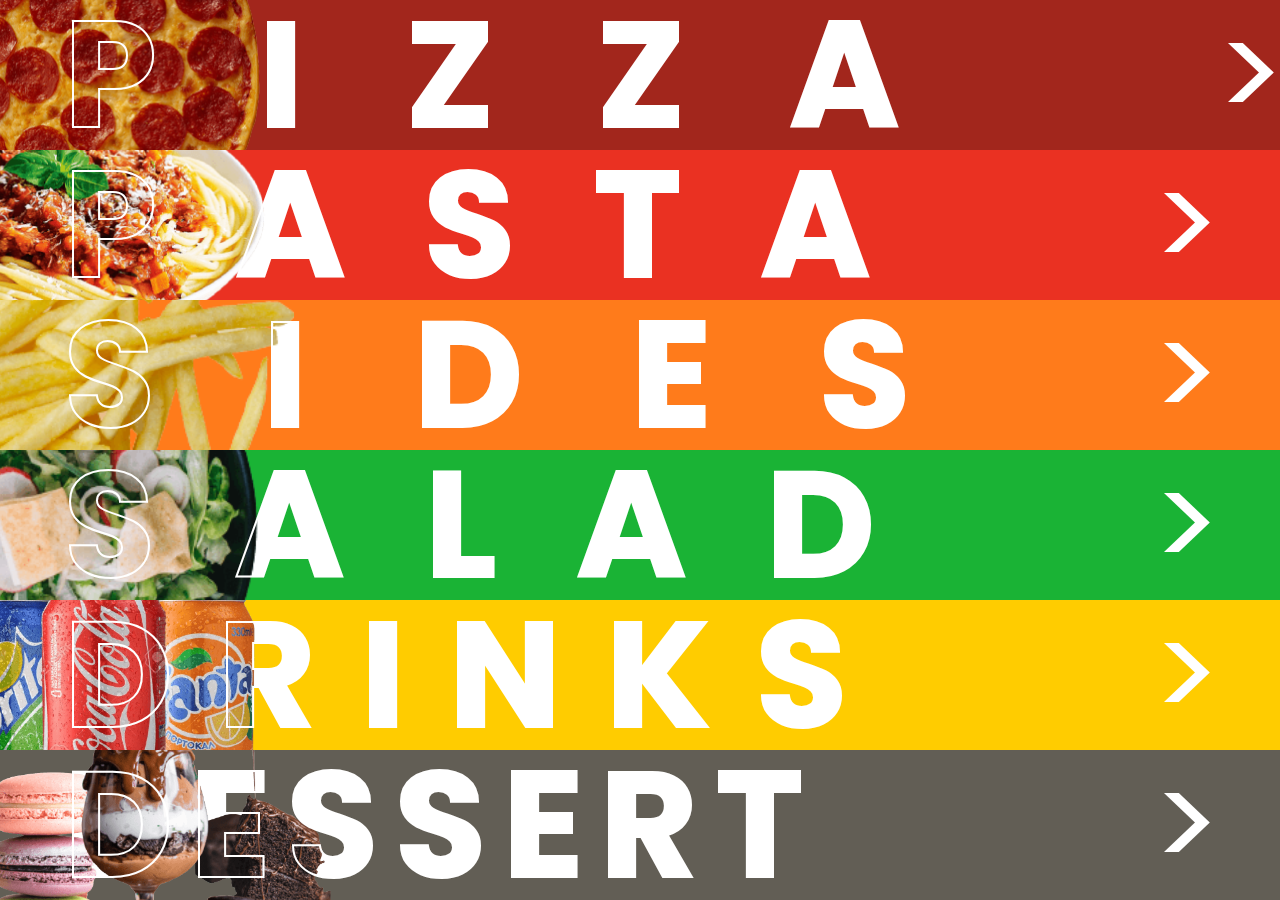
<file: websiteTemplates/foodMenu/index.html>
<!DOCTYPE html>
<html lang="en">
<head>
    <meta charset="UTF-8">
    <meta http-equiv="X-UA-Compatible" content="IE=edge">
    <meta name="viewport" content="width=device-width, initial-scale=1.0">
    <title>Diggu . Food Menu</title>
    <link rel="icon" href="../../assets/dgIcon.png" type="image/icon type">
    <link rel="stylesheet" href="./main.css">
    <script src="./main.js" defer></script>
</head>
<body>
    <div class="navContainer">
        <div class="pizza navItem">
            <h1>PIZZA</h1>
            <img src="./assets/pizza/pepperoni.png">
            <h1 class="stroke">PIZZA</h1>
            <div class="arrow">></div>
        </div>
        <div class="pasta navItem">
            <h1>PASTA</h1>
            <img src="./assets/pasta/spaghettiBolognese.png">
            <h1 class="stroke">PASTA</h1>
            <div class="arrow">></div>
        </div>
        <div class="side navItem">
            <h1>SIDES</h1>
            <img src="./assets/sides/navFries.png" alt="">
            <h1 class="stroke">SIDES</h1>
            <div class="arrow">></div>
        </div>
        <div class="salad navItem">
            <h1>SALAD</h1>
            <img src="./assets/salads/salad.png">
            <h1 class="stroke">SALAD</h1>
            <div class="arrow">></div>
        </div>
        <div class="drink navItem">
            <h1>DRINKS</h1>
            <img src="./assets/drinks/soda.png">
            <h1 class="stroke">DRINKS</h1>
            <div class="arrow">></div>
        </div>
        <div class="dessert navItem">
            <h1>DESSERT</h1>
            <img src="./assets/desserts/desserts.png">
            <h1 class="stroke">DESSERT</h1>
            <div class="arrow">></div>
        </div>
    </div>
    <div class="menusContainer">
        <div class="pizzaMenu menu"  id="pizzaMenu">
            <a class="button" href="#pizzaMenu"><</a>
            <h1>PIZZA</h1>
            <div class="cardGrid">
                <div class="card">
                    <div class="cardImg">
                        <img src="./assets/pizza/margherita.png" alt="">
                    </div>
                    <div class="cardText">
                        <div class="namePrice">
                            <div class="name">Margherita</div>
                            <div class="price">$12.34</div>
                        </div>
                        <div class="ingredients">dough, marinara sauce, mozzarella cheese, basil.</div>
                    </div>
                </div>
                <div class="card">
                    <div class="cardImg">
                        <img src="./assets/pizza/pepperoni.png" alt="">
                    </div>
                    <div class="cardText">
                        <div class="namePrice">
                            <div class="name">pepperoni pizza</div>
                            <div class="price">$12.34</div>
                        </div>
                        <div class="ingredients">dough, marinara sauce, mozzarella cheese, pepperoni, basil.</div>
                    </div>
                </div>
                <div class="card">
                    <div class="cardImg">
                        <img src="./assets/pizza/veggie.png" alt="">
                    </div>
                    <div class="cardText">
                        <div class="namePrice">
                            <div class="name">veggie pizza</div>
                            <div class="price">$12.34</div>
                        </div>
                        <div class="ingredients">dough, marinara sauce, mozzarella cheese, olives, mushrooms, bell-peppers, onions.</div>
                    </div>
                </div>
                <div class="card">
                    <div class="cardImg">
                        <img src="./assets/pizza/meatLovers.png" alt="">
                    </div>
                    <div class="cardText">
                        <div class="namePrice">
                            <div class="name">meat lovers pizza</div>
                            <div class="price">$12.34</div>
                        </div>
                        <div class="ingredients">dough, marinara sauce, mozzarella cheese, pepperoni, sausages.</div>
                    </div>
                </div>
                <div class="card">
                    <div class="cardImg">
                        <img src="./assets/pizza/hawaiian.png" alt="">
                    </div>
                    <div class="cardText">
                        <div class="namePrice">
                            <div class="name">hawaiian pizza</div>
                            <div class="price">$12.34</div>
                        </div>
                        <div class="ingredients">dough, marinara sauce, mozzarella cheese, ham, bacon, pineapple.</div>
                    </div>
                </div>
                <div class="card">
                    <div class="cardImg">
                        <img src="./assets/pizza/bbqChicken.png" alt="">
                    </div>
                    <div class="cardText">
                        <div class="namePrice">
                            <div class="name">bbq chicken pizza</div>
                            <div class="price">$12.34</div>
                        </div>
                        <div class="ingredients">dough, bbq sauce, mozzarella cheese, chicken, onions.</div>
                    </div>
                </div>
            </div>
        </div>
        <div class="pastaMenu menu" id="pastaMenu">
            <h1>PASTA</h1>
            <a class="button" href="#pastaMenu"><</a>
            <div class="cardGrid">
                <div class="card">
                    <div class="cardImg">
                        <img src="./assets/pasta/spaghettiBolognese.png">
                    </div>
                    <div class="cardText">
                        <div class="namePrice">
                            <div class="name">spaghetti bolognese</div>
                            <div class="price">$12.34</div>
                        </div>
                        <div class="ingredients">spaghetti, beef, tomatoe sauce, parmesan.</div>
                    </div>
                </div>
                <div class="card">
                    <div class="cardImg">
                        <img src="./assets/pasta/fettucciniAlfredo.png">
                    </div>
                    <div class="cardText">
                        <div class="namePrice">
                            <div class="name">fettuccini alfredo</div>
                            <div class="price">$12.34</div>
                        </div>
                        <div class="ingredients">fettuccini, white sauce, chicken, mushrooms, cheese. </div>
                    </div>
                </div>
                <div class="card">
                    <div class="cardImg">
                        <img src="./assets/pasta/carbonara.png">
                    </div>
                    <div class="cardText">
                        <div class="namePrice">
                            <div class="name">spaghetti carbonara</div>
                            <div class="price">$12.34</div>
                        </div>
                        <div class="ingredients">spaghetti, ham, eggs, parmesan cheese, olive oil.</div>
                    </div>
                </div>
                <div class="card">
                    <div class="cardImg">
                        <img src="./assets/pasta/macNCheese.png">
                    </div>
                    <div class="cardText">
                        <div class="namePrice">
                            <div class="name">macaroni & cheese</div>
                            <div class="price">$12.34</div>
                        </div>
                        <div class="ingredients">macaroni, cheddar cheese sauce.</div>
                    </div>
                </div>
                <div class="card">
                    <div class="cardImg">
                        <img src="./assets/pasta/pesto.png">
                    </div>
                    <div class="cardText">
                        <div class="namePrice">
                            <div class="name">pesto pasta</div>
                            <div class="price">$12.34</div>
                        </div>
                        <div class="ingredients">dough, marinara sauce, mozzarella cheese, pepperoni, basil</div>
                    </div>
                </div>
                <div class="card">
                    <div class="cardImg">
                        <img src="./assets/pasta/lasagna.png">
                    </div>
                    <div class="cardText">
                        <div class="namePrice">
                            <div class="name">lasagna</div>
                            <div class="price">$12.34</div>
                        </div>
                        <div class="ingredients">lasagna, beef, tomatoe sauce, white sauce.</div>
                    </div>
                </div>
            </div>
        </div>
        <div class="sideMenu menu" id="sideMenu">
            <a class="button" href="#sideMenu"><</a>
            <h1>SIDES</h1>
            <div class="cardGrid">
                <div class="card">
                    <div class="cardImg">
                        <img src="./assets/sides/fries.png">
                    </div>
                    <div class="cardText">
                        <div class="namePrice">
                            <div class="name">french fries</div>
                            <div class="price">$12.34</div>
                        </div>
                        <div class="ingredients">potato fries, ketchup sauce.</div>
                    </div>
                </div>
                <div class="card">
                    <div class="cardImg">
                        <img src="./assets/sides/curlyFries.png">
                    </div>
                    <div class="cardText">
                        <div class="namePrice">
                            <div class="name">Curly fries</div>
                            <div class="price">$12.34</div>
                        </div>
                        <div class="ingredients">curly potato fries, cheddar cheese sauce.</div>
                    </div>
                </div>
                <div class="card">
                    <div class="cardImg">
                        <img src="./assets/sides/wedges.png">
                    </div>
                    <div class="cardText">
                        <div class="namePrice">
                            <div class="name">wedges</div>
                            <div class="price">$12.34</div>
                        </div>
                        <div class="ingredients">potato fries, ketchup sauce.</div>
                    </div>
                </div>
                <div class="card">
                    <div class="cardImg">
                        <img src="./assets/sides/mozSticks.png">
                    </div>
                    <div class="cardText">
                        <div class="namePrice">
                            <div class="name">mozzarella sticks</div>
                            <div class="price">$12.34</div>
                        </div>
                        <div class="ingredients">mozzarella cheese, bread crumbs, tomatoe, raddish,  sauce.</div>
                    </div>
                </div>
                <div class="card">
                    <div class="cardImg">
                        <img src="./assets/sides/cheeseBalls.png">
                    </div>
                    <div class="cardText">
                        <div class="namePrice">
                            <div class="name">cheese balls</div>
                            <div class="price">$12.34</div>
                        </div>
                        <div class="ingredients">mozzarella cheese, cheddar cheese, bread crumbs, tomatoe, raddish,  sauce.</div>
                    </div>
                </div>
                <div class="card">
                    <div class="cardImg">
                        <img src="./assets/sides/onionRings.png">
                    </div>
                    <div class="cardText">
                        <div class="namePrice">
                            <div class="name">onion rings</div>
                            <div class="price">$12.34</div>
                        </div>
                        <div class="ingredients">onions, tomatoe, raddish,  sauce.</div>
                    </div>
                </div>
                <div class="card">
                    <div class="cardImg">
                        <img src="./assets/sides/garlicBread.png">
                    </div>
                    <div class="cardText">
                        <div class="namePrice">
                            <div class="name">garlic bread</div>
                            <div class="price">$12.34</div>
                        </div>
                        <div class="ingredients">bread, garlic, mozzarella, oregano.</div>
                    </div>
                </div>
                <div class="card">
                    <div class="cardImg">
                        <img src="./assets/sides/coleslawSalad.png">
                    </div>
                    <div class="cardText">
                        <div class="namePrice">
                            <div class="name">coleslaw salad</div>
                            <div class="price">$12.34</div>
                        </div>
                        <div class="ingredients">coleslaw, carrot, mayonaise.</div>
                    </div>
                </div>
                
            </div>
        </div>
        <div class="saladMenu menu" id="saladMenu">
            <a class="button" href="#saladMenu"><</a>
            <h1>SALAD</h1>
            <div class="cardGrid">
                <div class="card">
                    <div class="cardImg">
                        <img src="./assets/salads/caesarSalad.png">
                    </div>
                    <div class="cardText">
                        <div class="namePrice">
                            <div class="name">caesar salad</div>
                            <div class="price">$12.34</div>
                        </div>
                        <div class="ingredients">lettuce, chicken, croutons, sauce.</div>
                    </div>
                </div>
                <div class="card">
                    <div class="cardImg">
                        <img src="./assets/salads/quinoaSalad.png">
                    </div>
                    <div class="cardText">
                        <div class="namePrice">
                            <div class="name">quinoa salad</div>
                            <div class="price">$12.34</div>
                        </div>
                        <div class="ingredients">quinoa, spinash, tomatoe, avocado, onion.</div>
                    </div>
                </div>
                <div class="card">
                    <div class="cardImg">
                        <img src="./assets/salads/tunaSalad.png">
                    </div>
                    <div class="cardText">
                        <div class="namePrice">
                            <div class="name">tuna salad</div>
                            <div class="price">$12.34</div>
                        </div>
                        <div class="ingredients">tuna, pasta, lettuce, tomatoe,olive, corn, carrot, sauce.</div>
                    </div>
                </div>
                <div class="card">
                    <div class="cardImg">
                        <img src="./assets/salads/tabbouleh.png">
                    </div>
                    <div class="cardText">
                        <div class="namePrice">
                            <div class="name">tabbouleh</div>
                            <div class="price">$12.34</div>
                        </div>
                        <div class="ingredients">parsley, tomatoe, onion, lemon juice, olive oil.</div>
                    </div>
                </div>
                <div class="card">
                    <div class="cardImg">
                        <img src="./assets/salads/fattoush.png">
                    </div>
                    <div class="cardText">
                        <div class="namePrice">
                            <div class="name">fattoush</div>
                            <div class="price">$12.34</div>
                        </div>
                        <div class="ingredients">lettuce, tomatoe, raddish, cucumbers, fried pita bread.</div>
                    </div>
                </div>
            </div>
        </div>
        <div class="drinkMenu menu" id="drinkMenu">
            <a class="button" href="#drinkMenu"><</a>
            <h1>DRINKS</h1>
            <div class="cardGrid">
                <div class="card">
                    <div class="cardImg">
                        <img src="./assets/drinks/coke.png">
                    </div>
                    <div class="cardText">
                        <div class="namePrice">
                            <div class="name">coke</div>
                            <div class="price"></div>
                        </div>
                        <div class="ingredients">$12.34</div>
                    </div>
                </div>
                <div class="card">
                    <div class="cardImg">
                        <img src="./assets/drinks/fanta.png">
                    </div>
                    <div class="cardText">
                        <div class="namePrice">
                            <div class="name">fanta</div>
                            <div class="price"></div>
                        </div>
                        <div class="ingredients">$12.34</div>
                    </div>
                </div>
                <div class="card">
                    <div class="cardImg">
                        <img src="./assets/drinks/sprite.png">
                    </div>
                    <div class="cardText">
                        <div class="namePrice">
                            <div class="name">sprite</div>
                            <div class="price"></div>
                        </div>
                        <div class="ingredients">$12.34</div>
                    </div>
                </div>
                <div class="card">
                    <div class="cardImg">
                        <img src="./assets/drinks/lemonade.png">
                    </div>
                    <div class="cardText">
                        <div class="namePrice">
                            <div class="name">lemonade</div>
                            <div class="price"></div>
                        </div>
                        <div class="ingredients">$12.34</div>
                    </div>
                </div>
                <div class="card">
                    <div class="cardImg">
                        <img src="./assets/drinks/orangeJuice.png">
                    </div>
                    <div class="cardText">
                        <div class="namePrice">
                            <div class="name">orange juice</div>
                            <div class="price"></div>
                        </div>
                        <div class="ingredients">$12.34</div>
                    </div>
                </div>
                <div class="card">
                    <div class="cardImg">
                        <img src="./assets/drinks/carrotJuice.png">
                    </div>
                    <div class="cardText">
                        <div class="namePrice">
                            <div class="name">carrot juice</div>
                            <div class="price"></div>
                        </div>
                        <div class="ingredients">$12.34</div>
                    </div>
                </div>
                <div class="card">
                    <div class="cardImg">
                        <img src="./assets/drinks/strawberryJuice.png">
                    </div>
                    <div class="cardText">
                        <div class="namePrice">
                            <div class="name">strawberry juice</div>
                            <div class="price"></div>
                        </div>
                        <div class="ingredients">$12.34</div>
                    </div>
                </div>
                <div class="card">
                    <div class="cardImg">
                        <img src="./assets/drinks/waterBottle.png">
                    </div>
                    <div class="cardText">
                        <div class="namePrice">
                            <div class="name">water bottle</div>
                            <div class="price"></div>
                        </div>
                        <div class="ingredients">$12.34</div>
                    </div>
                </div>
            </div>
        </div>
        <div class="dessertMenu menu" id="dessertMenu">
            <a class="button" href="#dessertMenu"><</a>
            <h1>DESSERT</h1>
            <div class="cardGrid">
                <div class="card">
                    <div class="cardImg">
                        <img src="./assets/desserts/cheeseCake.png">
                    </div>
                    <div class="cardText">
                        <div class="namePrice">
                            <div class="name">cheesecake</div>
                            <div class="price"></div>
                        </div>
                        <div class="ingredients">$12.34</div>
                    </div>
                </div>
                <div class="card">
                    <div class="cardImg">
                        <img src="./assets/desserts/cremeBrule.png">
                    </div>
                    <div class="cardText">
                        <div class="namePrice">
                            <div class="name">creme brulee</div>
                            <div class="price"></div>
                        </div>
                        <div class="ingredients">$12.34</div>
                    </div>
                </div>
                <div class="card">
                    <div class="cardImg">
                        <img src="./assets/desserts/painPerdu.png">
                    </div>
                    <div class="cardText">
                        <div class="namePrice">
                            <div class="name">pain perdu</div>
                            <div class="price"></div>
                        </div>
                        <div class="ingredients">$12.34</div>
                    </div>
                </div>
                <div class="card">
                    <div class="cardImg">
                        <img src="./assets/desserts/brownies.png">
                    </div>
                    <div class="cardText">
                        <div class="namePrice">
                            <div class="name">brownies</div>
                            <div class="price"></div>
                        </div>
                        <div class="ingredients">$12.34</div>
                    </div>
                </div>
                <div class="card">
                    <div class="cardImg">
                        <img src="./assets/desserts/lavaCake.png">
                    </div>
                    <div class="cardText">
                        <div class="namePrice">
                            <div class="name">chocolate lava cake</div>
                            <div class="price"></div>
                        </div>
                        <div class="ingredients">$12.34</div>
                    </div>
                </div>
                <div class="card">
                    <div class="cardImg">
                        <img src="./assets/desserts/macaron.png">
                    </div>
                    <div class="cardText">
                        <div class="namePrice">
                            <div class="name">macaron</div>
                            <div class="price"></div>
                        </div>
                        <div class="ingredients">$12.34</div>
                    </div>
                </div>
                <div class="card">
                    <div class="cardImg">
                        <img src="./assets/desserts/pancakes.png">
                    </div>
                    <div class="cardText">
                        <div class="namePrice">
                            <div class="name">pancakes</div>
                            <div class="price"></div>
                        </div>
                        <div class="ingredients">$12.34</div>
                    </div>
                </div>
            </div>
        </div>
    </div>
</body>
</html>
</file>
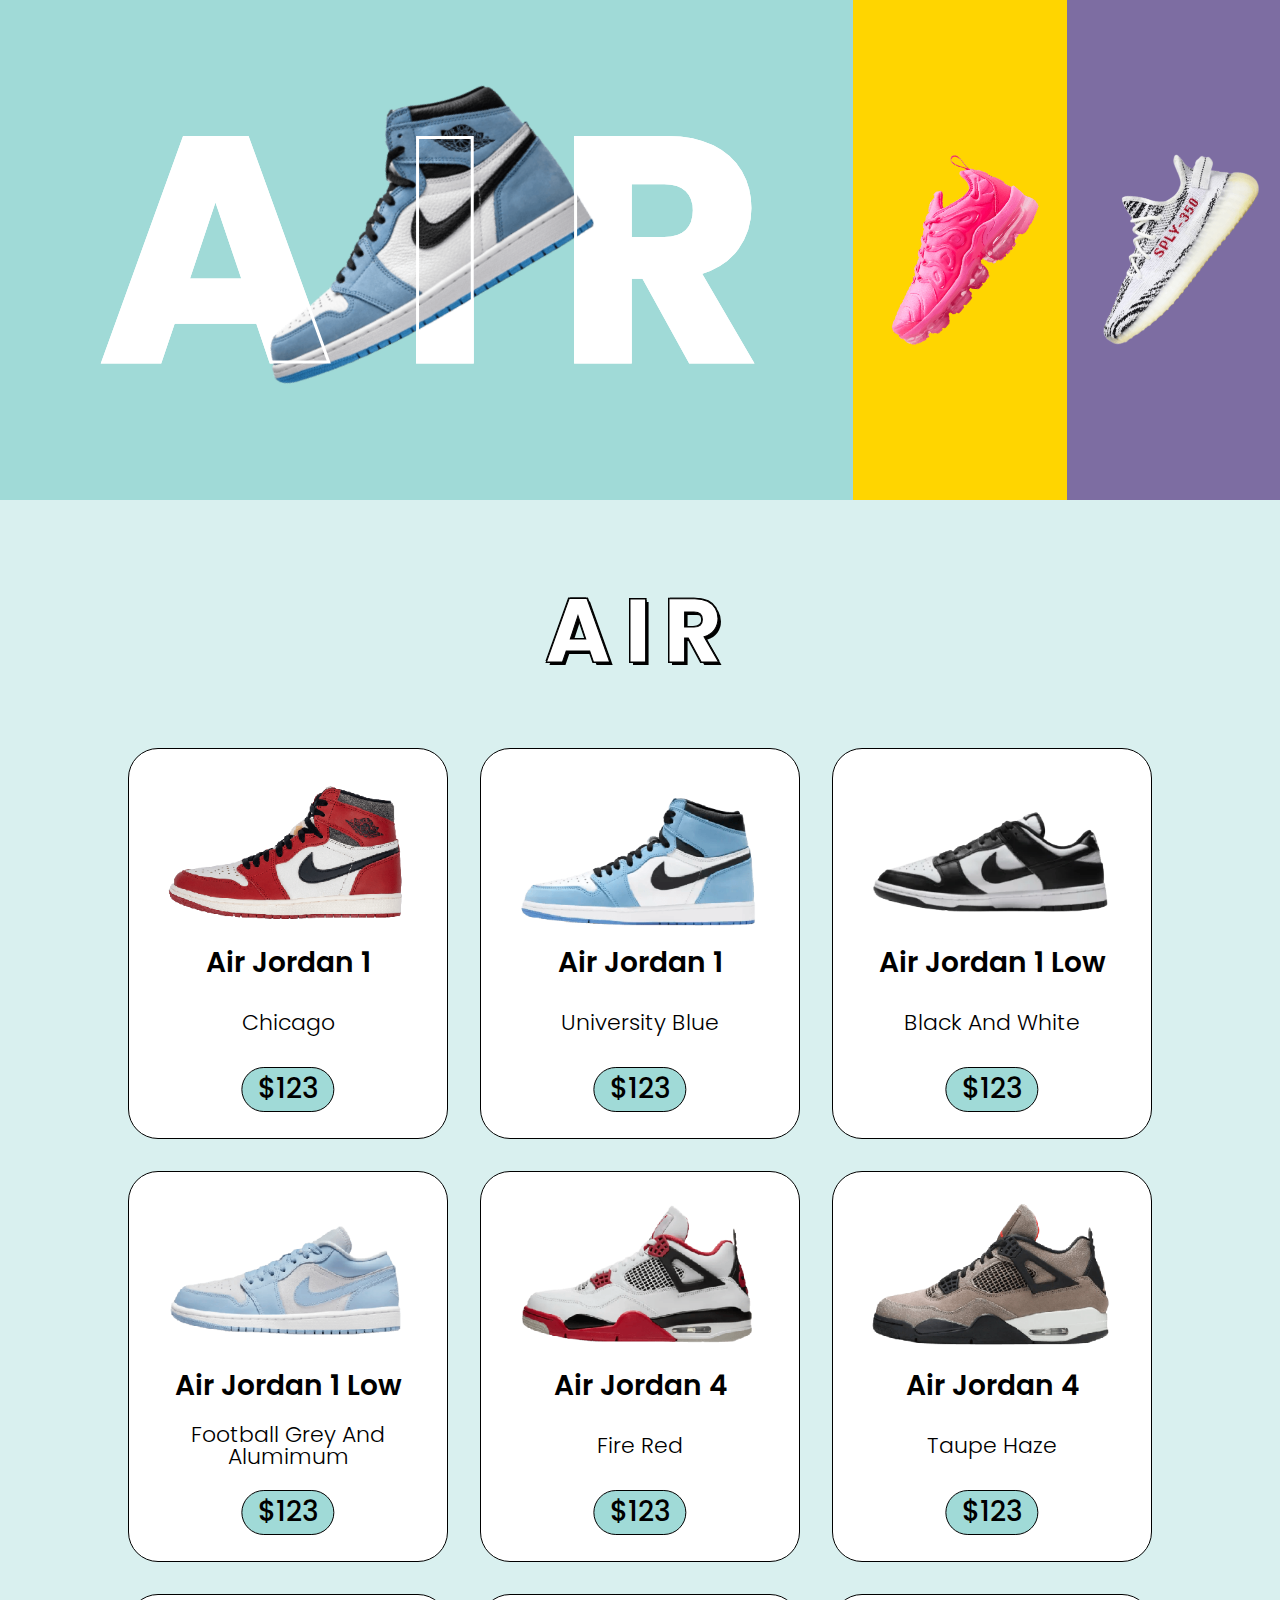
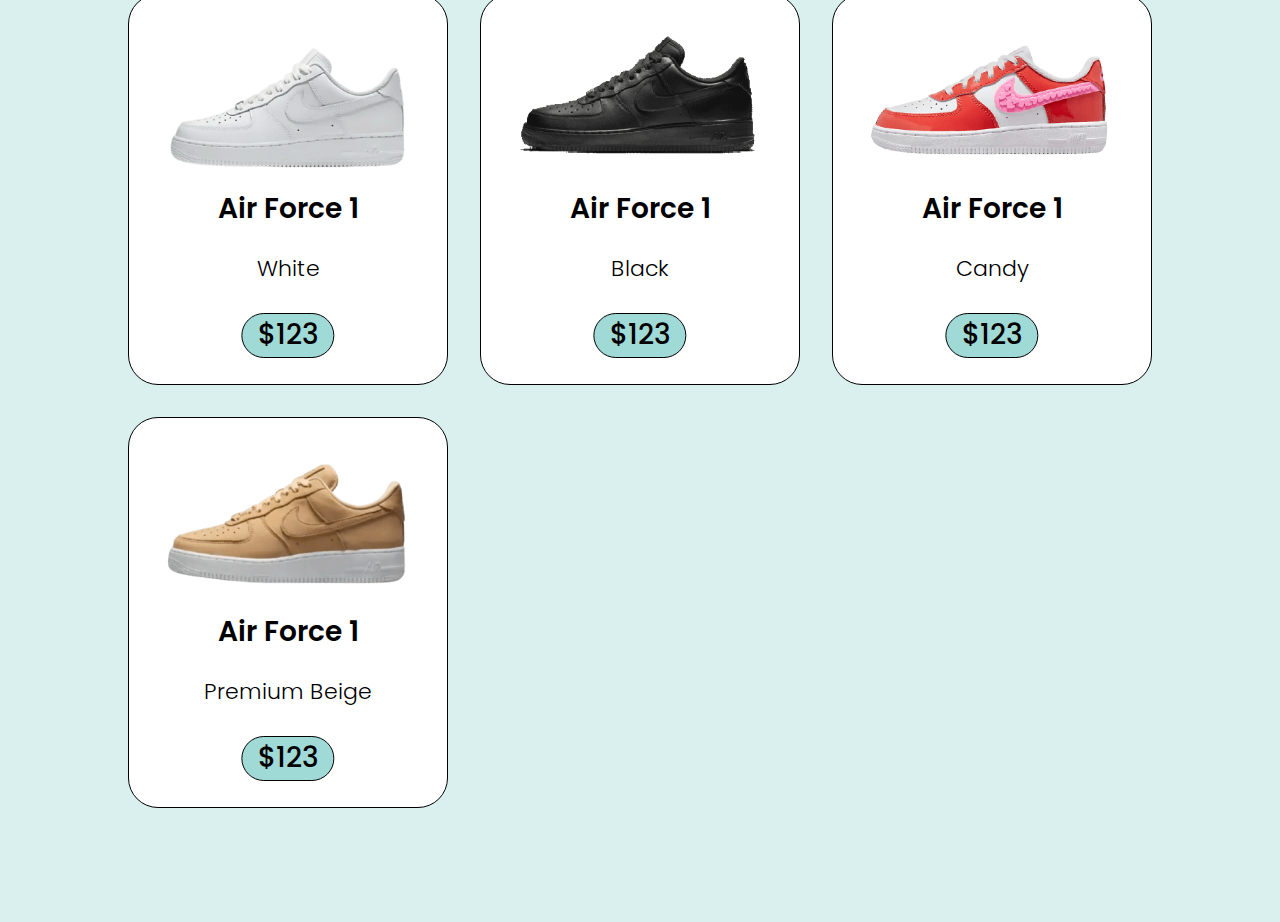
<file: websiteTemplates/shop/index.html>
<!DOCTYPE html>
<html lang="en">
<head>
  <meta charset="UTF-8">
  <meta http-equiv="X-UA-Compatible" content="IE=edge">
  <meta name="viewport" content="width=device-width, initial-scale=1.0">
  <title>Diggu . Clothing Shop Template</title>
  <link rel="icon" href="../../assets/dgIcon.png" type="image/icon type">
  <link rel="stylesheet" href="./test.css">
  <script src="./test.js" defer></script>
</head>
<body>
  <div class="bodyBefore"></div>
  <div class="hero">
    <div class="air bigSection">
      <h1 class="airh1">AIR</h1>
      <img src="./assets/heroAir.png">
      <h1 class="airh1 heroh1">AIR</h1>
      <h3>AIR</h3>
    </div>
    <div class="airMax smallSection">
      <h1 class="airMaxh1">AIRMAX</h1>
      <img src="./assets/heroAirMax.png">
      <h1 class="airMaxh1 heroh1">AIRMAX</h1>
      <h3>AIRMAX</h3>
    </div>
    <div class="yeezy smallSection">
      <h1 class="yeezyh1">YEEZY</h1>
      <img src="./assets/heroYeezy.png">
      <h1 class="yeezyh1 heroh1">YEEZY</h1>
      <h3>YEEZY</h3>
    </div>
  </div>
  <div class="productSecWrapper">
    <div class="productSection">
      <div class="airSection section">
        <h2>AIR</h2>
        <div class="airCardContainer cardsContainer">
          
          <div class="card" id="air-1">
            <div class="imgContainer"></div>
            <h1>Air Jordan 1</h1>
            <h2>chicago</h2>
            <div class="btnGrpPositioner">
              <div class="buttonsGrp">
                <div class="price">$123</div>
                <div class="seeMore">See More ></div>
              </div>
            </div>
          </div>
          <div class="card" id="air-2">
            <div class="imgContainer"></div>
            <h1>Air Jordan 1</h1>
            <h2>University Blue</h2>
            <div class="btnGrpPositioner">
              <div class="buttonsGrp">
                <div class="price">$123</div>
                <div class="seeMore">See More ></div>
              </div>
            </div>
          </div>
          <div class="card" id="air-3">
            <div class="imgContainer"></div>
            <h1>Air Jordan 1 Low</h1>
            <h2>black and white</h2>
            <div class="btnGrpPositioner">
              <div class="buttonsGrp">
                <div class="price">$123</div>
                <div class="seeMore">See More ></div>
              </div>
            </div>
          </div>
          <div class="card" id="air-4">
            <div class="imgContainer"></div>
            <h1>Air Jordan 1 Low</h1>
            <h2>football grey and alumimum</h2>
            <div class="btnGrpPositioner">
              <div class="buttonsGrp">
                <div class="price">$123</div>
                <div class="seeMore">See More ></div>
              </div>
            </div>
          </div>
          <div class="card" id="air-5">
            <div class="imgContainer"></div>
            <h1>Air Jordan 4</h1>
            <h2>fire red</h2>
            <div class="btnGrpPositioner">
              <div class="buttonsGrp">
                <div class="price">$123</div>
                <div class="seeMore">See More ></div>
              </div>
            </div>
          </div>
          <div class="card" id="air-6">
            <div class="imgContainer"></div>
            <h1>Air Jordan 4</h1>
            <h2>taupe haze</h2>
            <div class="btnGrpPositioner">
              <div class="buttonsGrp">
                <div class="price">$123</div>
                <div class="seeMore">See More ></div>
              </div>
            </div>
          </div>
          <div class="card" id="air-7">
            <div class="imgContainer"></div>
            <h1>Air Force 1</h1>
            <h2>White</h2>
            <div class="btnGrpPositioner">
              <div class="buttonsGrp">
                <div class="price">$123</div>
                <div class="seeMore">See More ></div>
              </div>
            </div>
          </div>
          <div class="card" id="air-8">
            <div class="imgContainer"></div>
            <h1>Air Force 1</h1>
            <h2>black</h2>
            <div class="btnGrpPositioner">
              <div class="buttonsGrp">
                <div class="price">$123</div>
                <div class="seeMore">See More ></div>
              </div>
            </div>
          </div>
          <div class="card" id="air-9">
            <div class="imgContainer"></div>
            <h1>Air Force 1</h1>
            <h2>candy</h2>
            <div class="btnGrpPositioner">
              <div class="buttonsGrp">
                <div class="price">$123</div>
                <div class="seeMore">See More ></div>
              </div>
            </div>
          </div>
          <div class="card" id="air-10">
            <div class="imgContainer"></div>
            <h1>Air Force 1</h1>
            <h2>premium beige</h2>
            <div class="btnGrpPositioner">
              <div class="buttonsGrp">
                <div class="price">$123</div>
                <div class="seeMore">See More ></div>
              </div>
            </div>
          </div>
        </div>
      </div>
      <div class="airMaxSection section">
        <h2>AIRMAX</h2>
        <div class="airMaxCardContainer cardsContainer">
          <div class="card" id="airMax-1">
            <div class="imgContainer"></div>
            <h1>Air VaporMax Plus</h1>
            <h2>pink</h2>
            <div class="btnGrpPositioner">
              <div class="buttonsGrp">
                <div class="price">$123</div>
                <div class="seeMore">See More ></div>
              </div>
            </div>
          </div>
          <div class="card" id="airMax-2">
            <div class="imgContainer"></div>
            <h1>Air VaporMax Plus</h1>
            <h2>yellow, purple, blue</h2>
            <div class="btnGrpPositioner">
              <div class="buttonsGrp">
                <div class="price">$123</div>
                <div class="seeMore">See More ></div>
              </div>
            </div>
          </div>
          <div class="card" id="airMax-3">
            <div class="imgContainer"></div>
            <h1>Air Max 97</h1>
            <h2>green, yellow, light pink</h2>
            <div class="btnGrpPositioner">
              <div class="buttonsGrp">
                <div class="price">$123</div>
                <div class="seeMore">See More ></div>
              </div>
            </div>
          </div>
          <div class="card" id="airMax-4">
            <div class="imgContainer"></div>
            <h1>Air Max 97</h1>
            <h2>blue</h2>
            <div class="btnGrpPositioner">
              <div class="buttonsGrp">
                <div class="price">$123</div>
                <div class="seeMore">See More ></div>
              </div>
            </div>
          </div>
          <div class="card" id="airMax-5">
            <div class="imgContainer"></div>
            <h1>Air Max 90 Futura</h1>
            <h2>red, purple, orange, blue</h2>
            <div class="btnGrpPositioner">
              <div class="buttonsGrp">
                <div class="price">$123</div>
                <div class="seeMore">See More ></div>
              </div>
            </div>
          </div>
          <div class="card" id="airMax-6">
            <div class="imgContainer"></div>
            <h1>Air Max 90 Futura</h1>
            <h2>green</h2>
            <div class="btnGrpPositioner">
              <div class="buttonsGrp">
                <div class="price">$123</div>
                <div class="seeMore">See More ></div>
              </div>
            </div>
          </div>
          <div class="card" id="airMax-7">
            <div class="imgContainer"></div>
            <h1>Air VaporMax Flyknit</h1>
            <h2>Next Nature</h2>
            <div class="btnGrpPositioner">
              <div class="buttonsGrp">
                <div class="price">$123</div>
                <div class="seeMore">See More ></div>
              </div>
            </div>
          </div>
          <div class="card" id="airMax-8">
            <div class="imgContainer"></div>
            <h1>Air VaporMax Flyknit</h1>
            <h2>White</h2>
            <div class="btnGrpPositioner">
              <div class="buttonsGrp">
                <div class="price">$123</div>
                <div class="seeMore">See More ></div>
              </div>
            </div>
          </div>
          <div class="card" id="airMax-9">
            <div class="imgContainer"></div>
            <h1>Air Max 270</h1>
            <h2>purple, orange</h2>
            <div class="btnGrpPositioner">
              <div class="buttonsGrp">
                <div class="price">$123</div>
                <div class="seeMore">See More ></div>
              </div>
            </div>
          </div>
          <div class="card" id="airMax-10">
            <div class="imgContainer"></div>
            <h1>Air Max 270</h1>
            <h2>light pink</h2>
            <div class="btnGrpPositioner">
              <div class="buttonsGrp">
                <div class="price">$123</div>
                <div class="seeMore">See More ></div>
              </div>
            </div>
          </div>
          
          
          
        </div>
      </div>
      <div class="yeezySection section">
        <h2>YEEZY</h2>
        <div class="yeezyCardContainer cardsContainer">
          <div class="card" id="yeezy-1">
            <div class="imgContainer"></div>
            <h1>Yeezy Boost 350</h1>
            <h2>v2 Black</h2>
            <div class="btnGrpPositioner">
              <div class="buttonsGrp">
                <div class="price">$123</div>
                <div class="seeMore">See More ></div>
              </div>
            </div>
          </div>
          <div class="card" id="yeezy-2">
            <div class="imgContainer"></div>
            <h1>Yeezy Boost 350</h1>
            <h2>v2 Zebra</h2>
            <div class="btnGrpPositioner">
              <div class="buttonsGrp">
                <div class="price">$123</div>
                <div class="seeMore">See More ></div>
              </div>
            </div>
          </div>
          <div class="card" id="yeezy-3">
            <div class="imgContainer"></div>
            <h1>Yeezy Boost 700</h1>
            <h2>Hi-Res Red</h2>
            <div class="btnGrpPositioner">
              <div class="buttonsGrp">
                <div class="price">$123</div>
                <div class="seeMore">See More ></div>
              </div>
            </div>
          </div>
          <div class="card" id="yeezy-4">
            <div class="imgContainer"></div>
            <h1>Yeezy Boost 700</h1>
            <h2>v3 Arzareth</h2>
            <div class="btnGrpPositioner">
              <div class="buttonsGrp">
                <div class="price">$123</div>
                <div class="seeMore">See More ></div>
              </div>
            </div>
          </div>
          <div class="card" id="yeezy-5">
            <div class="imgContainer"></div>
            <h1>Yeezy 450</h1>
            <h2>Dark Slate</h2>
            <div class="btnGrpPositioner">
              <div class="buttonsGrp">
                <div class="price">$123</div>
                <div class="seeMore">See More ></div>
              </div>
            </div>
          </div>
          <div class="card" id="yeezy-6">
            <div class="imgContainer"></div>
            <h1>Yeezy 450</h1>
            <h2>Cloud White</h2>
            <div class="btnGrpPositioner">
              <div class="buttonsGrp">
                <div class="price">$123</div>
                <div class="seeMore">See More ></div>
              </div>
            </div>
          </div>
          <div class="card" id="yeezy-7">
            <div class="imgContainer"></div>
            <h1>Yeezy Slide</h1>
            <h2>Bone</h2>
            <div class="btnGrpPositioner">
              <div class="buttonsGrp">
                <div class="price">$123</div>
                <div class="seeMore">See More ></div>
              </div>
            </div>
          </div>
          <div class="card" id="yeezy-8">
            <div class="imgContainer"></div>
            <h1>Yeezy Slide</h1>
            <h2>Onyx Ochre</h2>
            <div class="btnGrpPositioner">
              <div class="buttonsGrp">
                <div class="price">$123</div>
                <div class="seeMore">See More ></div>
              </div>
            </div>
          </div>
          <div class="card" id="yeezy-9">
            <div class="imgContainer"></div>
            <h1>Yeezy Foam Runner</h1>
            <h2>Vermillion</h2>
            <div class="btnGrpPositioner">
              <div class="buttonsGrp">
                <div class="price">$123</div>
                <div class="seeMore">See More ></div>
              </div>
            </div>
          </div>
          <div class="card" id="yeezy-10">
            <div class="imgContainer"></div>
            <h1>Yeezy Foam Runner</h1>
            <h2>MXT Moon Grey</h2>
            <div class="btnGrpPositioner">
              <div class="buttonsGrp">
                <div class="price">$123</div>
                <div class="seeMore">See More ></div>
              </div>
            </div>
          </div>
        </div>
      </div>
      
    </div>
  </div>
  <div class="modal">
    <div class="imgCanvas">
      <div class="img imgOne mainImg"></div>
      <div class="img imgTwo leftImg"></div>
      <div class="img imgThree rightImg"></div>
    </div>
    <div class="textCanvas">
      <div class="wrapperOne">
        <div class="mainText" style="width: 95%">
          <h1></h1>
          <div class="h2PriceWrap">
            <h2></h2>
            <div class="modalPrice"></div>
          </div>
        </div>
        <div class="aboutProduct">
          <h3>About this Product</h3>
          <p>Lorem ipsum, dolor sit amet consec tetur adipi sicing elit. Quo minima exp edita tempo ribus cupid itate hic quos.</p>
        </div>
        <div class="shoeSizeContainer">
          <h3>Available Sizes</h3>
          <select name="sizeType" id="sizeType">
            <option value="eu">eu</option>
            <option value="us">us</option>
            <option value="uk">uk</option>
            <option value="cm">cm</option>
            <option value="in">in</option>
          </select>
          <select name="sizeValue" id="sizeValue"></select>
        </div>
        <!-- </div> -->
        <div class="wrapperTwo">
          <h3 class="relatedp">Related Items</p>
          <div class="relatedContainer">
            <div class="relatedItem relImg1"></div>
            <div class="relatedItem relImg2"></div>
            <div class="relatedItem relImg3"></div>
          </div>
        </div>
      </div>
      <div class="showLess">x</div>
    </div>
  </div>
</body>  
</html>
</file>
<file: websiteTemplates/foodMenu/main.css>
@import url('https://fonts.googleapis.com/css2?family=Poppins:ital,wght@0,100;0,200;0,300;0,400;0,500;0,600;0,700;0,800;0,900;1,100;1,200;1,300;1,400;1,500;1,600;1,700;1,800;1,900&display=swap');
*, *::before, *::after{
    margin: 0;
    padding: 0;
    box-sizing: border-box;
    /* scroll-behavior: ; */
    font-family: 'poppins' , sans-serif;
    color: white;
    user-select: none;
}
:root{
    --dark-red:#a2261c; 
    --red:#EA3122;
    --orange:#FF7B1B;
    --yellow:#FFCC00;
    --green:#1AB335;
    --grey:#625E55;
    --blue:#2AC0A9;
}
.navContainer{
    height: 100vh;
    width: 100%;
    position: relative;
    transition: transform 500ms ease;
}
.navItem{
    width: 100%;
    height: calc(100vh / 6);
    position: relative;
    overflow: hidden;
}
.pizza , .pizzaMenu ,.pizzaMenu .card{
    background-color: var(--dark-red);
}.pasta , .pastaMenu ,.pastaMenu .card{
    background-color: var(--red);
}.side,  .sideMenu ,.sideMenu .card{
    background-color: var(--orange);
}.salad, .saladMenu ,.saladMenu .card{
    background-color: var(--green);
}.drink , .drinkMenu ,.drinkMenu .card{
    background-color: var(--yellow);
}.dessert , .dessertMenu ,.dessertMenu .card{
    background-color: var(--grey);
}
.navItem h1{
    font-size: min(17vw,150px);
    position: absolute;
    bottom: 50%;
    transform: translateY(50%);
    left: 5vw;
    font-weight: 700 ;
}.pizza h1{
    letter-spacing: 8vw;
}.pasta h1{
    letter-spacing: 6.1vw;
}.side h1{
    letter-spacing: 8.4vw;
}.salad h1{
    letter-spacing: 6.2vw;
}.drink h1{
    letter-spacing: 3.5vw;
}.dessert h1{
    letter-spacing: 1.3vw;
}.stroke{
    color: rgba(0, 0, 0, 0);
    -webkit-text-stroke: 2px white;
}
.navItem img{
    position: absolute;
    bottom: 50%;
    transform: translateY(50%);
    width: min(70vw,500px);
    left: max(-30vw, -240px);
}
.pasta img{
    width: min(60vw,428px);
    left: max(-20vw, -160px);
}
.side img{
    transform: translateY(50%) rotate(270deg);
    left: max(-25vw, -200px);
}
.drink img{
    width: min(50vw, 350px);
    left: max(-10vw , -70px);
}
.dessert img{
    width: min(50vw, 350px);
    left: max(-1vw , -7px);
}
.arrow{
    position: absolute;
    top: 0;
    bottom: 0;
    right: 0;
    width: 10vw;
    display: flex;
    align-items: center;
    font-size: 10vw;
    transition: all 200ms ease-in-out;
}
.navItem:hover .arrow{
    transform: translateX(50%);
}
.menusContainer{
    width: 100%;
    position: absolute;
    top: 0;
    transform: translateX(100%);
    height: 0;
    overflow: hidden;

    transition: transform 500ms ease;
}
/*  */
.cardGrid{
    width: 100%;
    display: grid;
    grid-template-columns: repeat(auto-fit, 500px);
    justify-content: center;
    justify-items: center;
}
.menu{
    display: flex;
    flex-direction: column;
    align-items: center;
    
    min-height: 100vh;
    position: relative;
    width: 100%;
    transform-origin: 100%;
    display: none;
    padding-top: min(35vw,275px);
}.menu::before{
    content: '';
    position: absolute;
    top: 0;
    right: 0;
    left: 0;
    bottom: 0;
    background-color: rgba(255, 255, 255, 0.2);
}.drinkMenu::before{
    background-color: rgba(255, 255, 255, 0.5);
}
.menu .button{
    font-size: min(10vw,75px);
    width: min(10vw,75px);
    height: min(10vw,75px);
    display: flex;
    align-items: center;
    justify-content: center;
    align-self: start;
    position: fixed;
    z-index: 5;
    top: 0px;
    text-decoration: none;
}.menu .button:hover{
    background-color: rgba(0, 0, 0, 0.2);
}
.menu h1{
    font-size: min(17vw,150px);
    font-weight: 700;
    top: min(5vw , 25px);
    position: absolute;
}.pizzaMenu h1{
    letter-spacing: 8vw;
    padding-left: 8vw;
}.pastaMenu h1{
    letter-spacing: 6.1vw;
    padding-left: 6.1vw;
}.sideMenu h1{
    letter-spacing: 8.4vw;
    padding-left: 8.4vw;
}.saladMenu h1{
    letter-spacing: 6.2vw;
    padding-left: 6.2vw;
}.drinkMenu h1{
    letter-spacing: 3.5vw;
    padding-left: 3.5vw;
}.dessertMenu h1{
    letter-spacing: 1.3vw;
    padding-left: 1.3vw;
}

.card{
    background-color: var(--dark-red);
    width: min(90vw , 450px);
    aspect-ratio: 9/3.5;
    border-radius: 20px;
    margin: min(5vw,25px) 0;
    z-index: 1;

    padding: min(5vw,25px) min(2.5vw,12.5px);
    display: flex;
    align-items: center;
}

.cardImg{
    /* background-color: black; */
    border-radius: 10px;
    width: min(25vw,125px);
    height: min(25vw,125px);
    margin-right: min(2.5vw,12.5px);
}.cardImg img{
    width: 100%;
    height: 100%;
}
.cardText{
    /* background-color: rgba(0, 128, 0, 0.514); */
    width: min(57.5vw,287.5px);
    height: min(30vw,150px);
    display: flex;
    flex-direction: column;
}
.namePrice{
    /* background-color: rgba(0, 0, 255, 0.527); */
    width: 100%;
    height: min(15vw,75px);
    display: flex;
    justify-content: space-between;
}
.name{
    /* background-color: gray; */
    width: 70%;
    height: min(15vw,75px);

    font-size: min(5.7vw,28.5px);
    line-height: 1.2;
    text-transform: capitalize;
    font-weight: 400;
    letter-spacing: min(0.3vw,1.5px); 
    display: flex;
    align-items: center;
}.price{
    /* background-color: yellow; */
    width: 30%;
    height: min(15vw,75px);

    font-weight: 600;
    font-size: min(5vw,25px);
    text-align: end;
    display: flex;
    align-items: center;
}.ingredients{
    width: 100%;
    height: min(15vw,75px);

    line-height: 1.1;
    font-size: min(3.5vw,17.5px);
    font-weight: 300;
    opacity: 0.7;
}.drinkMenu .ingredients, .dessertMenu .ingredients{
    font-weight: 600;
    font-size: min(5vw,25px);
    opacity: 1;
}
.drinkMenu .card , .dessertMenu .card{
    padding:min(2.5vw,12.5px);
}.drinkMenu .cardImg , .dessertMenu .cardImg{
    width: min(30vw,175px);
    height: min(30vw,175px);
}.drinkMenu .cardText , .dessertMenu .cardText{
    width: min(30vw,287.5px);
    height: min(30vw,150px);
}.drinkMenu .name , .dessertMenu .name{
    width: 100%;
}.drinkMenu .price , .dessertMenu .price{
    width: 0px;
}
</file>
<file: websiteTemplates/shop/test.css>
@import url('https://fonts.googleapis.com/css2?family=Poppins:ital,wght@0,100;0,200;0,300;0,400;0,500;0,600;0,700;0,800;0,900;1,100;1,200;1,300;1,400;1,500;1,600;1,700;1,800;1,900&display=swap');
*,*::after,*::before{
    margin: 0;
    padding: 0;
    box-sizing: border-box;
    font-family: 'poppins' , sans-serif;
    scroll-behavior: smooth;
}
.modal[selectionColor="rgb(160, 218, 215)"] *::selection{
    background: rgb(160, 218, 215);
}.modal[selectionColor="rgb(255, 213, 0)"] *::selection{
    background: rgb(255, 213, 0);
}.modal[selectionColor="rgb(125, 109, 162)"] *::selection{
    background: rgb(125, 109, 162);
}
:root{
    --blue : rgb(160, 218, 215);
    --yellow : rgb(255, 213, 0);
    --purple : rgb(125, 109, 162);
    --blue-66 : #a0dad766;
    --yellow-66 : #ffd50066;
    --purple-66 : #7d6da266;
}body{
    position: relative;
}.bodyBefore{
    position: absolute;
    top: 0;
    right: 0;
    left: 0;
    background-color: rgba(0, 0, 0, 0.5);
    z-index: 9;
}
.hero{
    width: 100%;
    display: flex;
    height: min(50vw ,500px) ;
    position: sticky;
    z-index: 8;
}
.air, .airMax, .yeezy{
    position: relative;
    transition: all 300ms ease-in-out;
    cursor: pointer;
}
.airMax , .airMaxSection *::selection{
    background: var(--yellow) ;
}
.air , .airSection *::selection{
    background: var(--blue) ;
}
.yeezy, .yeezySection *::selection{
    background: var(--purple) ;
}

.hero img{
    width: min(90% , 200px);
    position: absolute;
    top: 50%;
    right: 50%;
    transform: translate(50% , -50%);
    transition: all 300ms ease-in-out;
}
.hero h1{
    color: white;
    position: absolute;
    top: 50%;
    right: 50%;
    z-index: 0;
    font-size: 7vw;
    transform: translate(51%, -50%);
    transition: all 300ms ease-in-out;
    -webkit-text-stroke: 3px rgb(255, 255, 255);
}
.bigSection{
    width: calc(100% / 3 * 2);
    overflow: hidden;
    user-select: none;
}.bigSection h1{
    font-size: 14.5vw;
    letter-spacing: 1vw;
}
.bigSection .airh1{
    font-size: 25vw ;
    letter-spacing: 5vw;
    transform: translate(55%, -50%);
}.bigSection .yeezyh1{
    font-size: 17vw ;
    letter-spacing: 3vw;
    transform: translate(53%, -50%);
}
.bigSection img{
    width: min(35vw , 350px);
    transform:  translate(calc(50%) , calc(-50%)) rotate(20deg);
}.hero .bigSection h3{
    letter-spacing: 1vw;
    color: black;
}
.smallSection{
    width: calc(100% / 6);
}.smallSection h1{
    font-size: 0vw ;
}body .hero .heroh1{
    color: rgba(0, 0, 0, 0);
}
.hero h3{
    color: white;
    padding: 0px;
    position: absolute;
    bottom: 0;
    right: 50%;
    transform: translateX(50%);
    font-size: min(4vw,30px);
    padding: 5px;
    opacity: 0;
    pointer-events: none;
    transition: all 150ms ease-in-out;
}

.productSecWrapper{
    overflow: hidden;
}
.productSection{
    display: flex;
    transition: transform 450ms ease-in-out;
}
.airSection{
    background-color: var(--blue-66);
    --price-bg: var(--blue);
}.airMaxSection{
    background-color: var(--yellow-66);
    --price-bg: var(--yellow);
}.yeezySection{
    background-color: var(--purple-66);
    --price-bg: var(--purple);
}
.section{
    width: 100%;
    padding: 5%;
    flex-shrink: 0;
    display: flex;
    flex-direction: column;
    align-items: center;
}.section>h2{
    font-size: max(7vw,50px);
    letter-spacing: 1vw;
    -webkit-text-stroke: 1px black;
    color: white;
    text-shadow:
        3px 3px 0 #000,
      -1px -1px 0 #000,  
       1px -1px 0 #000,
       -1px 1px 0 #000,
        1px 1px 0 #000;
}
.cardsContainer{
    width: 100%;
    display: grid;
    grid-template-columns: repeat(auto-fit , 320px);
    justify-content: center;
    gap: max(2.5vw , 30px);
    padding: max(3vw , 50px) 0 ;
    flex-shrink: 0;
}
.card{
    width: 320px;
    aspect-ratio: 9/11;
    background-color: white;
    border: 1px solid black;
    border-radius: 30px ;
    position: relative;
    padding: 8.3%;
    transition: all 150ms ease-in-out;
    display: flex;
    flex-direction: column;
    justify-content: space-between;
}
.imgContainer{
    position: absolute;
    top: 8.3%;
    right: 8.3%;
    left: 8.3%;
    aspect-ratio: 5/3;
    background-size: cover;
    background-position: center center;
}
.card h1{
    font-weight: 600;
    font-size: min(7vw , 28px);
    line-height: 1.1;
    text-align: center;
    padding-top: 65%;
}
.card h2{
    font-weight: 300;
    font-size: min(5.5vw , 22px);
    line-height: 1;
    text-align: center;
    text-transform: capitalize;
}
.btnGrpPositioner{
    height: min(11.25vw , 45px);
}
.buttonsGrp{
    height: min(11.25vw , 45px);
    width: 100%;
    position: relative;
}
.price{
    font-weight: 500;
    font-size: min(7vw , 28px);
    width: 35%;
    height: min(11.25vw , 45px);
    background-color: var(--price-bg);
    border: 1px solid black;
    border-radius: 50px;
    display: flex;
    justify-content: center;
    align-items: center;
    position: absolute;
    right: 50%;
    transform: translateX(50%);
    transition: all 150ms ease-in-out;
}
.seeMore{
    font-weight: 400;
    font-size: min(5.5vw , 22px);
    width: 60%;
    height: min(11.25vw , 45px);
    border: 1px solid black;
    border-radius: 50px;
    display: flex;
    justify-content: center;
    align-items: center;
    position: absolute;
    right: 0;
    opacity: 0;
    cursor: pointer;
    transform: scale(0);
    transition: all 200ms ease-in-out;
}
@media (hover : hover) {
    .card:hover{
        transform: scale(1.1);
    }.card:hover .price{
        left: 0;
        transform: none;
    }.card:hover .seeMore{
        opacity: 1;
        transform: none;
    }.card:hover .seeMore:hover{
        transform: scale(1.1);
    }.airMax:hover h3, .yeezy:hover h3, .air:hover h3{
        color: black;
    }
}@media (hover : none){
    .card{
        transform: scale(1);
    }.card .price{
        left: 0;
        transform: none;
    }.card .seeMore{
        opacity: 1;
        transform: none;
    }.card .seeMore{
        transform: scale(1.1);
    }
}
/* modal */
.modal .showLess{
    position: absolute;
    top: 0;
    right: 0;
    border-top-right-radius: 15px;
    border-bottom-left-radius: 5px;

    display: flex;
    align-items: center;
    justify-content: center;

    font-size: min(2.5vw,30px);
    width: min(4vw,40px);
    height: min(4vw,40px);
    transition: all 150ms ease-in-out;
}
.modal{
    width: 90vw;
    height: min(60vw , 90vh);

    padding: max(2vw,20px);
    display: grid;
    grid-template-columns: 1fr 1fr;
    gap: min(1.5vw,18px);

    display: none;
    background-color: white;
    border: 1px solid black;
    border-radius: 15px;
    position: fixed;
    bottom: 50%;
    right: 50%;
    transform: translate(50% , 50%);
    z-index: 10;
}.imgCanvas{
    position: relative;
}.img{
    position: absolute;
    transition: all 200ms ease-in-out;
    background-size: cover;
    background-position: center center;
    border-radius: 10px;
    border: 1px solid white;
    box-shadow: 3px 3px 10px gray;
}
.mainImg{
    top: 0;
    right: 0;
    left: 0;
    bottom: 34.5%;
    z-index: 3;
}.leftImg{
    bottom: 0;
    left: 0;
    right: 52.5%;
    top: 67.5%;
    z-index: 2;
}.rightImg{
    bottom: 0;
    right: 0;
    left: 52.5%;
    top: 67.5%;
    z-index: 1;
}

.modal .textCanvas{
    display: flex;
    flex-direction: column;
    align-items: start;
    justify-content: space-between;
    height: 100%;
}.wrapperOne{
    display: flex;
    flex-direction: column;
    justify-content: space-between;
    height: 100%;
}
.modal h1{
    font-size: max(3.5vw,20px);
    line-height: 1;
}
.modal .h2PriceWrap{
    display: flex;
    justify-content: space-between;
    align-items: center;
    margin-top: min(0.5vw,5px);
}.modal h2{
    font-size: max(2.5vw,10px);
    font-weight: 400;
}.modal h3{
    font-size: max(1.8vw , 7px);
    font-weight: 600;
    margin-top: 1vh
}
.modalPrice{
    border: 1px solid black;
    border-radius: 50px;
    font-size: max(2vw,8px);
    font-weight: 700;
    color: white;
    -webkit-text-stroke: #000 max(0.1vw,1px);
    letter-spacing: 2px;
    text-shadow:
        2px 2px 0 #000,
      -1px -1px 0 #000,  
       1px -1px 0 #000,
       -1px 1px 0 #000,
        1px 1px 0 #000;
    display: inline-block;
    padding: min(0.1vw,1px) min(2vw,20px);
}
.shoeSizeContainer h3{
    margin-bottom: min(0.6vw,6px);
    margin-left: 1px;
}.modal select{
    font-size: min(1.8vw,18px);
    border: 1px solid black;
    border-radius: 10px;
    text-transform: uppercase;
    font-weight: 500;
    padding: calc(0.2vw + 1px) calc(0.7vw + 1px ) ;
    margin-right: min(1.2vw,12px);
}.modal select:focus-visible{
    padding: 0.2vw 0.7vw;
    border: 2px solid black;
    outline: none;
}
.aboutProduct{
    width: 95%;
}.aboutProduct p{
    font-weight: 500;
    font-size: min(1.8vw,18px);
    line-height: 1.2;
    letter-spacing: 1px;
    margin-top: min(0.6vw,6px);
}
.wrapperTwo{
    width: 100%;
}.modal .relatedContainer{
    display: flex;
    width: 100%;
    justify-content: space-between;
}.relatedItem{
    width: 30%;
    aspect-ratio: 1;
    border-radius: 5px;
    background-size: cover;
    background-position: center center;
    border: 1px solid white;
}
.modal select, .modal .showLess, .modal .img, .modal .relatedItem{
    cursor: pointer;
}
@media (hover : hover) {
    .img:hover, .relatedItem:hover{
        border: 1px solid black;
    }.modal .showLess:hover{
    background-color: red;
    color: white;
    }.modal select:hover{
        transition: transform 100ms ease-in-out;
        transform: scale(1.05);
    }
}@media(hover : none){
    .showLess{
        background-color: red;
    }
}
@media (max-width: 768px) {
    .modal{
        width: min(90vw,60vh);
        height: 90vh;
        grid-template-columns: unset;
        grid-template-rows: 60% 40%;
        grid-template-areas: 'imgcv' 'txtcv';
        gap: 2%;
        padding: 10px;
    }
    .modal .h2PriceWrap{
        padding-right: 5px;
        flex-direction: column;
        align-items: start;
    }
    .wrapperOne{
        display: grid;
        grid-template-areas: 
        'mntxt size'        
        'about about'
        'rel rel'
        ;
        grid-template-columns: 60% 40%;
    }.wrapperTwo{
        grid-area: rel;
    }.mainText{
        grid-area: mntxt;
    }.aboutProduct{
        grid-area: about;
    }.shoeSizeContainer{
        grid-area: size;
    }
    .modal h1{
        font-size:20;
    }
    .modal h2{
        font-size: 15px;
        line-height: 1;
    }
    .modal .price{
        font-size: 13px;
    }
    .modal h3{
        font-size: 13px;
        margin: 0;
    }.modalPrice{
        font-size: 15px;
        margin-top: 5px;
        letter-spacing: 1px;
        text-shadow:
            1px 1px 0 #000,
            -1px -1px 0 #000,  
            1px -1px 0 #000,
            -1px 1px 0 #000,
            1px 1px 0 #000;
    }.modal select{
        font-size: 13px;
        margin-top: 5px;
    }  
    .modal p{
        font-size: 10px;
    }
    .modal .relatedItem{
        aspect-ratio: 5/3;
    }.modal .showLess{
        border-top-right-radius: 100%; border-bottom-left-radius: 100% ;
        border-radius: 100%;
        transform: translate(50% , -50%);
        z-index: 10;
        background-color: black;
        color: white;
        font-size: 25px;
        width: 30px;
        height: 30px;
    }
    .hero h1{
        -webkit-text-stroke: 2px white;
    }
    .section>h2{
        text-shadow:
            2px 2px 0 #000,
            -1px -1px 0 #000,  
            1px -1px 0 #000,
            -1px 1px 0 #000,
            1px 1px 0 #000;
    }
}
@media (max-width: 435px) {
    .card{
        width: 80vw;
    }
    .cardsContainer{
        grid-template-columns: repeat(auto-fit, 80vw);
    }
}
</file>
